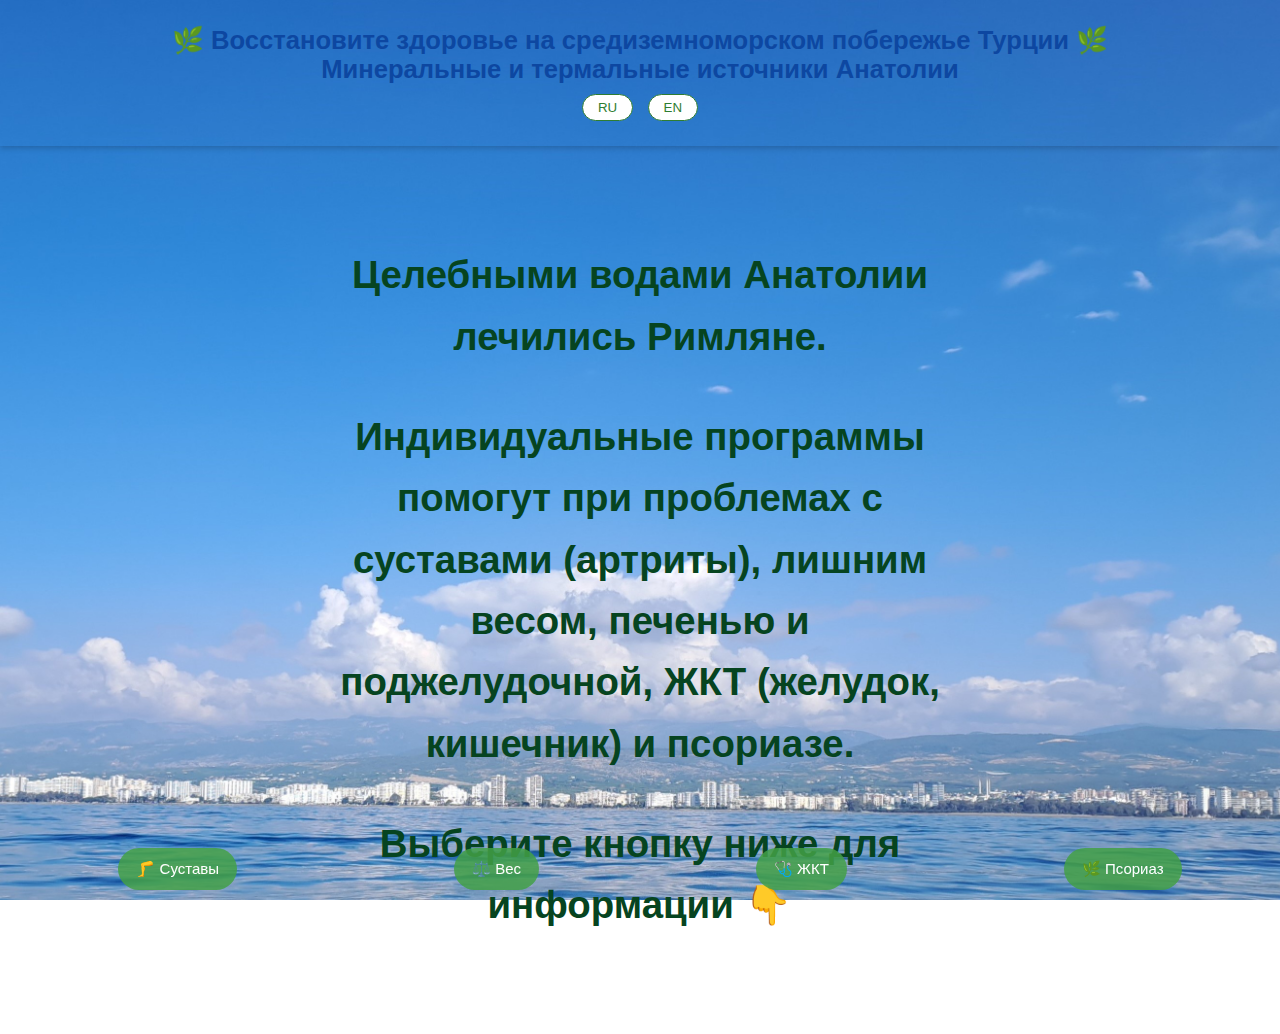
<file: index.html>
<!DOCTYPE html>
<html lang="ru">
<head>
  <meta charset="UTF-8">
  <title>Mersin Healing Bot</title>
  <meta name="viewport" content="width=device-width, initial-scale=1.0">
  <style>
    body {
      font-family: "Segoe UI", Arial, sans-serif;
      margin: 0; padding: 0;
      background-image: url('banio_seaV1.jpg'); /* море город горы небо */
      background-size: cover;       /* растягивает фото на весь экран */
      background-position: center;  /* центрирует */
      background-attachment: fixed; /* фон остаётся при прокрутке */
      color: #fff;                  /* белый текст для контраста */
      text-align: center;
    }

    header {
  /* background убран */
  color: #0d47a1; /* тёмно-синий текст */
  padding: 25px 20px;
  box-shadow: 0 2px 6px rgba(0,0,0,0.2);}
    
    header h1 { margin: 0; font-size: 1.6em; }

    .lang-switch { margin-top: 10px; }
    .lang-btn {
      background: #fff;
      color: #2e7d32;
      border: 1px solid #2e7d32;
      border-radius: 20px;
      padding: 5px 15px;
      margin: 0 5px;
      cursor: pointer;
    }

    .content {
  /* фон убран */
  padding: 20px;
  max-width: 600px;
  margin: 40px auto;
  line-height: 1.6;
  font-weight: bold;        /* жирный текст */
  font-size: 2.4em;         /* увеличенный размер шрифта */
  color: #064420;           /* тёмно-зелёный цвет текста */
}
    .buttons {
  position: fixed;
  bottom: 0;
  width: 100%;
  background: transparent;   /* фон убран */
  padding: 10px;
  border-top: none;          /* убираем серую линию */
  display: flex;
  justify-content: space-around;
  box-shadow: none;          /* убираем тень */
}
.btn {
  background: rgba(67,160,71,0.85); /* зелёный с лёгкой прозрачностью */
  color: white;
  padding: 12px 18px;
  border: none;
  border-radius: 25px;
  text-decoration: none;
  font-size: 15px;
  transition: background 0.3s;
}
    .btn:hover {
  background: rgba(46,125,50,0.95); /* чуть темнее при наведении */
}
    .hidden { display: none; }
  </style>
</head>
<body>
 <header>
  <h1 id="title">🌿 Восстановите здоровье на средиземноморском побережье Турции 🌿 <br>
 Минеральные и термальные источники Анатолии </h1>
  <div class="lang-switch">
    <button class="lang-btn" onclick="setLang('ru')">RU</button>
    <button class="lang-btn" onclick="setLang('en')">EN</button>
  </div>
</header>

<div class="content">
  <div id="ru">
    <p>Целебными водами Анатолии лечились Римляне.</p>
    <p>Индивидуальные программы помогут при проблемах с суставами (артриты), лишним весом, печенью и поджелудочной, ЖКТ (желудок, кишечник) и псориазе.</p>
    <p>Выберите кнопку ниже для информации 👇</p>
  </div>
  <div id="en" class="hidden">
    <p>Mineral waters of Anatolia were used by Romans for healing.</p>
    <p>Our individual programs support recovery for joints (arthritis), weight, liver and pancreas, digestion and psoriasis.</p>
    <p>Select a button below for details 👇</p>
  </div>
</div>

  <div class="buttons">
    <a href="/joints" class="btn" id="btn-joints">🦵 Суставы</a>
    <a href="/weight" class="btn" id="btn-weight">⚖️ Вес</a>
    <a href="/digestion" class="btn" id="btn-digestion">🩺 ЖКТ</a>
    <a href="/psoriasis" class="btn" id="btn-psoriasis">🌿 Псориаз</a>
  </div>

 <script>
  function setLang(lang) {
    if(lang === 'ru') {
      document.getElementById('title').innerHTML = 
        "🌿 Восстановите здоровье на средиземноморском побережье Турции 🌿 <br> Минеральные и термальные источники Анатолии";
      document.getElementById('ru').classList.remove('hidden');
      document.getElementById('en').classList.add('hidden');
      document.getElementById('btn-joints').innerText = "🦵 Суставы";
      document.getElementById('btn-weight').innerText = "⚖️ Вес";
      document.getElementById('btn-digestion').innerText = "🩺 ЖКТ";
      document.getElementById('btn-psoriasis').innerText = "🌿 Псориаз";
    } else {
      document.getElementById('title').innerHTML = 
        "🌿 Recover your health on the Mediterranean coast of Turkey 🌿 <br> with the mineral and thermal springs of Anatolia";
      document.getElementById('en').classList.remove('hidden');
      document.getElementById('ru').classList.add('hidden');
      document.getElementById('btn-joints').innerText = "🦵 Joints";
      document.getElementById('btn-weight').innerText = "⚖️ Weight";
      document.getElementById('btn-digestion').innerText = "🩺 Digestion";
      document.getElementById('btn-psoriasis').innerText = "🌿 Psoriasis";
    }
  }
</script>
</body>
</html>
</file>
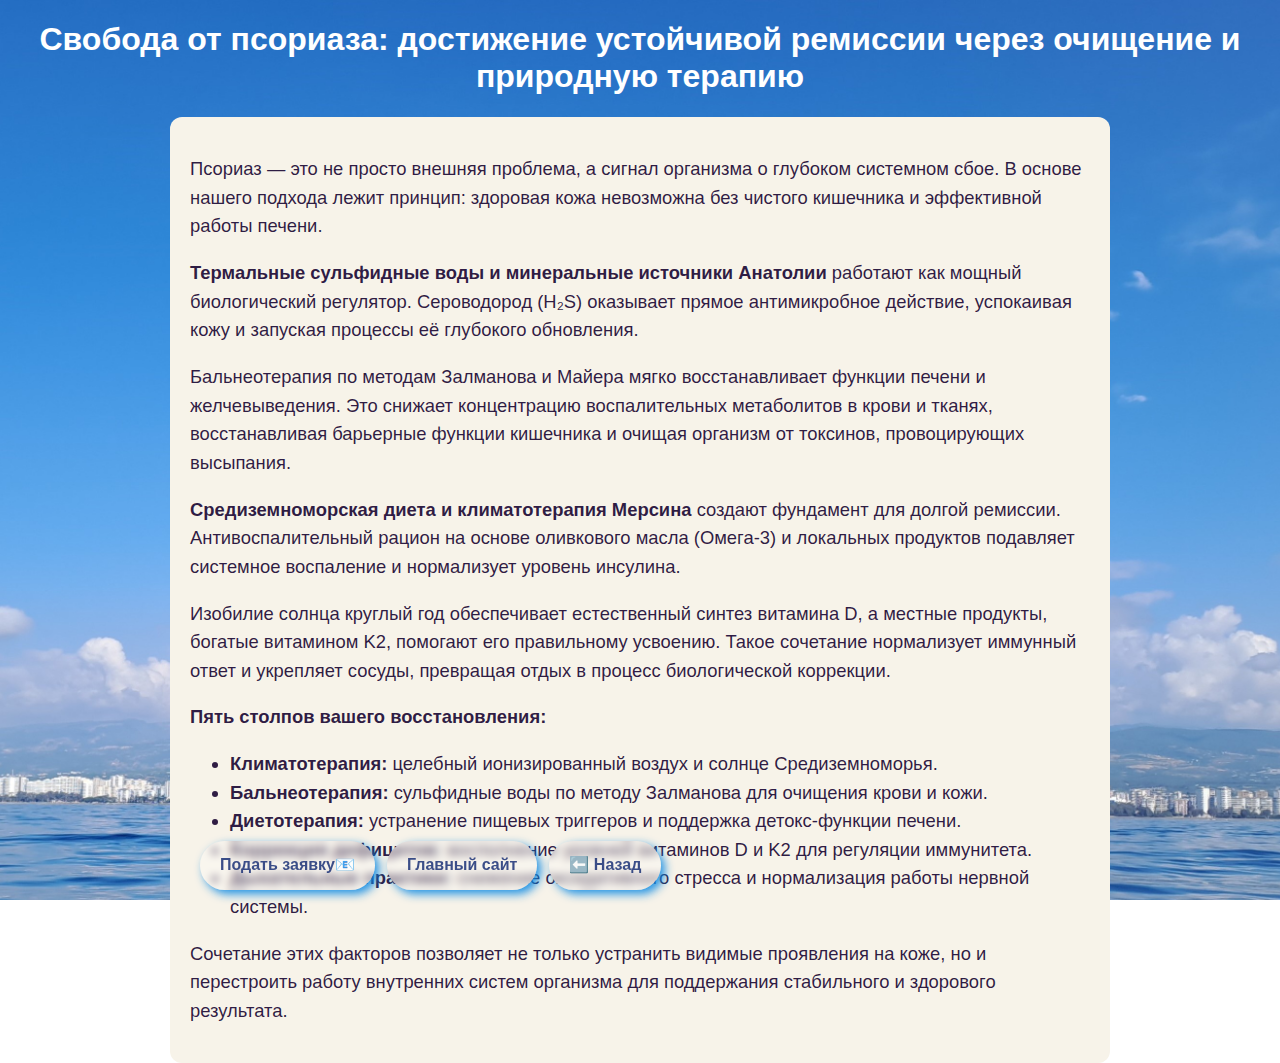
<file: digestion.html>
<!DOCTYPE html>
<html lang="ru">
<head>
  <meta charset="UTF-8" />
  <title>Свобода от псориаза: достижение устойчивой ремиссии </title>
  <meta name="viewport" content="width=device-width, initial-scale=1.0" />

  <!-- Подключаем единый стиль -->
  <link rel="stylesheet" href="style.css">

  <style>
    /* Локальные настройки только для этой страницы */

    .page {
      max-width: 900px;
      margin: 0 auto;
      padding: 20px;
      background: #f7f3e9; /* мягкий цвет топлёного молока */
      border-radius: 12px;
      text-align: left;
      line-height: 1.55;
      font-size: 1.15em;
      color: #1a0733e8;
    }

    .page p {
      margin-bottom: 18px;
      word-wrap: break-word;
      overflow-wrap: break-word;
    }

    /* Кнопки — единый стиль, но выравнивание слева */
    .buttons {
      margin-top: 25px;
      display: flex;
      flex-wrap: wrap;
      gap: 12px;
      justify-content: flex-start;
    }

    @media (max-width: 600px) {
      .page {
        padding: 16px;
        font-size: 1em;
      }
    }
  </style>
</head>

<body>
<body class="no-sea">
<h1>Свобода от псориаза: достижение устойчивой ремиссии через очищение и природную терапию</h1>
<div class="page">
    <p>
        Псориаз — это не просто внешняя проблема, а сигнал организма о глубоком системном сбое. 
        В основе нашего подхода лежит принцип: здоровая кожа невозможна без чистого кишечника и эффективной работы печени.
    </p>

    <p>
        <strong>Термальные сульфидные воды и минеральные источники Анатолии</strong> работают как мощный 
        биологический регулятор. Сероводород (H₂S) оказывает прямое антимикробное действие, успокаивая кожу 
        и запуская процессы её глубокого обновления.
    </p>

    <p>
        Бальнеотерапия по методам Залманова и Майера мягко восстанавливает функции печени и желчевыведения. 
        Это снижает концентрацию воспалительных метаболитов в крови и тканях, восстанавливая барьерные функции 
        кишечника и очищая организм от токсинов, провоцирующих высыпания.
    </p>

    

    <p>
        <strong>Средиземноморская диета и климатотерапия Мерсина</strong> создают фундамент для долгой ремиссии. 
        Антивоспалительный рацион на основе оливкового масла (Омега-3) и локальных продуктов подавляет системное 
        воспаление и нормализует уровень инсулина.
    </p>

    <p>
        Изобилие солнца круглый год обеспечивает естественный синтез витамина D, а местные продукты, богатые витамином K2, 
        помогают его правильному усвоению. Такое сочетание нормализует иммунный ответ и укрепляет сосуды, превращая отдых в 
        процесс биологической коррекции.
    </p>

    <p>
        <strong>Пять столпов вашего восстановления:</strong>
    </p>

    <ul>
        <li><strong>Климатотерапия:</strong> целебный ионизированный воздух и солнце Средиземноморья.</li>
        <li><strong>Бальнеотерапия:</strong> сульфидные воды по методу Залманова для очищения крови и кожи.</li>
        <li><strong>Диетотерапия:</strong> устранение пищевых триггеров и поддержка детокс-функции печени.</li>
        <li><strong>Коррекция дефицитов:</strong> восполнение уровней витаминов D и K2 для регуляции иммунитета.</li>
        <li><strong>Дыхательные практики:</strong> снижение оксидативного стресса и нормализация работы нервной системы.</li>
    </ul>

    <p>
        Сочетание этих факторов позволяет не только устранить видимые проявления на коже, но и перестроить работу внутренних систем организма для поддержания стабильного и здорового результата.
    </p>
  <div class="buttons">
     <a href="https://mersinwellness.com/bot/form.html" class="btn">Подать заявку📧</a>
     <a href="https://mersinwellness.com/" class="btn">Главный сайт</a>
    <a href="main.html" class="btn">⬅️ Назад</a>
  </div>

</div>

</body>
</html>
</file>
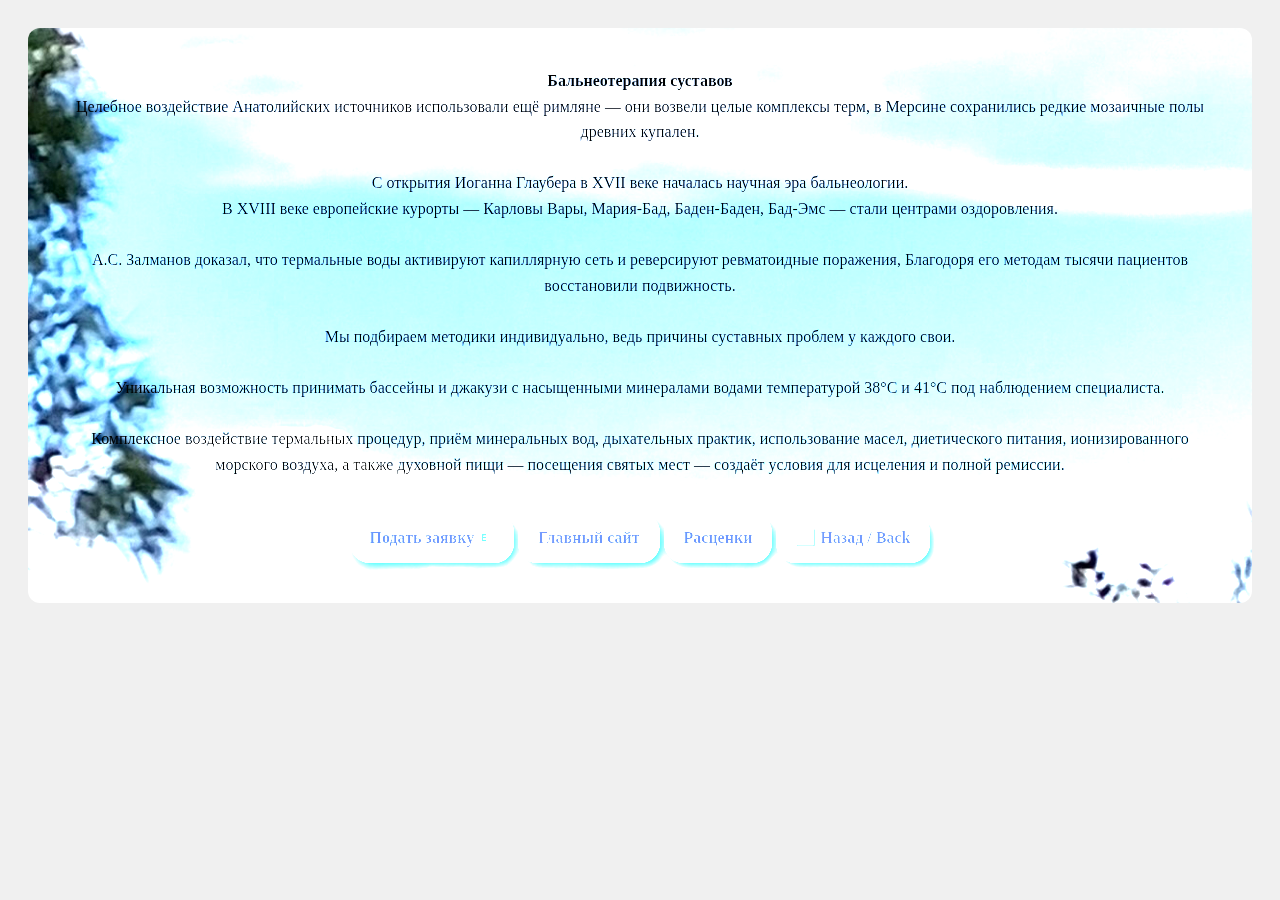
<file: joints.html>
<!DOCTYPE html>
<html lang="ru">
<head>
  <meta charset="UTF-8" />
  <title>Суставы — жизнь без боли</title>
  <meta name="viewport" content="width=device-width, initial-scale=1.0" />
  <style>
    body {
      font-family: "Segoe UI", Arial;
      background: #f0f0f0;
      padding: 20px;
      text-align: center;
    }
    p {
      line-height: 1.6;
      font-size: 2.8vw;
      font-weight: bold;
      color: #001f4d; /* тёмно-синий */
      text-shadow: 1px 1px 3px #fff; /* белая тень */
    }
    ..buttons {
  position:  static;
  margin-top: 20px;
  margin-bottom: 20px;
  padding: 12px;
  display: flex;
  justify-content: center;
  flex-wrap: wrap;
  gap: 12px;
  background: transparent;
}
.btn {
  display: inline-flex;
  justify-content: center;
  align-items: center;
  text-align: center;
  white-space: normal;
  word-wrap: break-word;
  padding: 12px 20px;
  background: rgba(255, 255, 255, 0.25);
  color: #1d3377dc;
  border: none;
  border-radius: 20px; /iso 25
  font-size: 16px;
  font-weight: bold;
  text-decoration: none;
  backdrop-filter: blur(4px);
  box-shadow: 4px 4px 10px #0c89e4e8;
  transition: 0.3s ease;
  max-width: none;
  min-width: auto;
}
.btn:hover {
  background: rgba(255, 255, 255, 0.45);
  box-shadow: 6px 6px 14px #0c89e4e8;
}
    @media (max-width: 768px) {
    p {
      font-size: 14px; /* уменьшено на ~20% */
      }
    }
  </style>
  <script>
    function setLang(lang) {
      if (lang === "ru") {
        document.getElementById("ru").classList.remove("hidden");
        document.getElementById("en").classList.add("hidden");
      } else {
        document.getElementById("en").classList.remove("hidden");
        document.getElementById("ru").classList.add("hidden");
      }
    }
    function getLangFromUrl() {
      const params = new URLSearchParams(window.location.search);
      return params.get("lang") || "ru"; // по умолчанию русский
    }
    window.onload = function () {
      const lang = getLangFromUrl();
      setLang(lang);
    };
  </script>
</head>
<body>
  <div style="
    background-image: url('foneMer.jpg'); /* фон аналогичный digestion.html */
    background-size: cover;
    background-position: center;
    filter: brightness(2.1);
    padding: 40px;
    font-family: Georgia, serif;
    line-height: 1.6;
    border-radius: 12px;
  ">
   <div id="ru">
 
     <strong>Бальнеотерапия суставов</strong><br />
    Целебное воздействие Анатолийских источников использовали ещё римляне — они возвели целые комплексы терм, 
    в Мерсине сохранились редкие мозаичные полы древних купален.<br /><br />
    С открытия Иоганна Глаубера в XVII веке началась научная эра бальнеологии.<br />
    В XVIII веке европейские курорты — Карловы Вары, Мария-Бад, Баден-Баден, Бад-Эмс — стали центрами оздоровления.<br /><br />
    А.С. Залманов доказал, что термальные воды активируют капиллярную сеть и реверсируют ревматоидные поражения, 
    Благодоря его методам тысячи пациентов восстановили подвижность.<br /><br />
    Мы подбираем методики индивидуально, ведь причины суставных проблем у каждого свои.<br /><br />
    Уникальная возможность принимать бассейны и джакузи с насыщенными минералами водами 
    температурой 38°C и 41°C под наблюдением специалиста.<br /><br />
    Комплексное воздействие термальных процедур, приём минеральных вод, дыхательных практик, использование масел, диетического питания,
    ионизированного морского воздуха, а также духовной пищи — посещения святых мест — создаёт условия для исцеления и полной ремиссии.
  </p>
</div>
  
    <a href="https://raspam.github.io/Mersin-Healing/#contacts" class="btn">Подать заявку📧 </a>
    <a href="https://raspam.github.io/Mersin-Healing/" class="btn">Главный сайт</a>
     <a href="https://raspam.github.io/Mersin-Healing/" class="btn">Расценки</a>
    <a href="main.html" class="btn">⬅️ Назад / Back</a>
  </div>
</body>
</html>
</file>
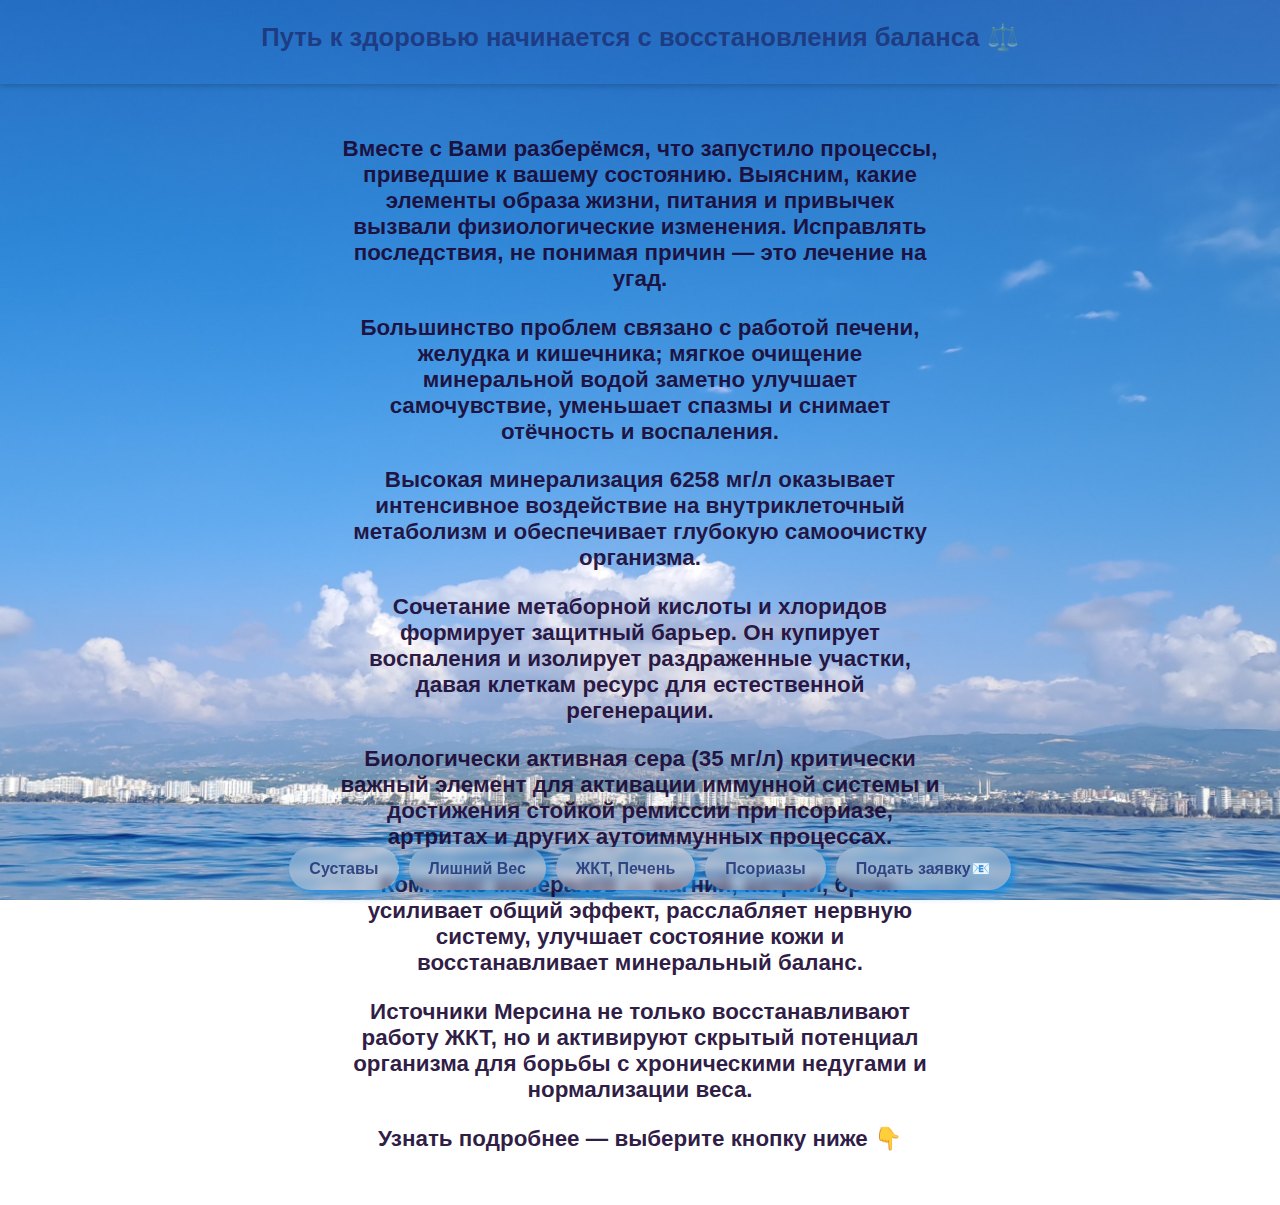
<file: main.html>
<!DOCTYPE html>
<html lang="ru">
  <head>
    <meta charset="UTF-8" />
    <title>Mersin Healing Bot</title>
    <meta name="viewport" content="width=device-width, initial-scale=1.0" />

    <!-- Подключаем внешний CSS -->
    <link rel="stylesheet" href="style.css" />
  </head>

  <body>
     <header>
    <h1> Путь к здоровью начинается с восстановления баланса ⚖️</h1>
  </header>

  <div class="content">
    <p>
  Вместе с Вами разберёмся, что запустило процессы, приведшие к вашему состоянию.
  Выясним, какие элементы образа жизни, питания и привычек вызвали физиологические изменения.
  Исправлять последствия, не понимая причин — это лечение на угад.</p>
  <p>Большинство проблем связано с работой печени, желудка и кишечника; мягкое очищение 
  минеральной водой заметно улучшает самочувствие, уменьшает спазмы и снимает отёчность и воспаления.
</p>
 <p> 
    Высокая минерализация 6258 мг/л оказывает интенсивное воздействие на внутриклеточный метаболизм 
   и обеспечивает глубокую самоочистку организма. </p>
    <p> 
   Сочетание метаборной кислоты и хлоридов формирует защитный барьер. Он купирует воспаления и изолирует раздраженные участки, 
   давая клеткам ресурс для естественной регенерации.</p>
    <p> Биологически активная сера (35 мг/л) критически важный элемент для активации иммунной системы 
    и достижения стойкой ремиссии при псориазе, артритах и других аутоиммунных процессах. </p>
    <p>Комплекс минералов —  магний, натрий, бром: усиливает общий эффект, расслабляет нервную систему,
      улучшает состояние кожи и восстанавливает минеральный баланс.</p> 
       <p>Источники Мерсина не только восстанавливают работу ЖКТ, но и активируют скрытый потенциал организма для борьбы
      с хроническими недугами и нормализации веса.
    </p>
      <p>Узнать подробнее — выберите кнопку ниже 👇</p>
</div>

    <div class="buttons">
      <a href="joints.html" class="btn">Суставы</a>
      <a href="weight.html" class="btn">Лишний Вес</a>
      <a href="digestion.html" class="btn">ЖКТ, Печень</a>
      <a href="psoriasis.html" class="btn">Псориазы</a>
      <a href="https://raspam.github.io/Banio_Mersin/form.html" class="btn">Подать заявку📧</a>
    </div>
  </body>
</html>
</file>
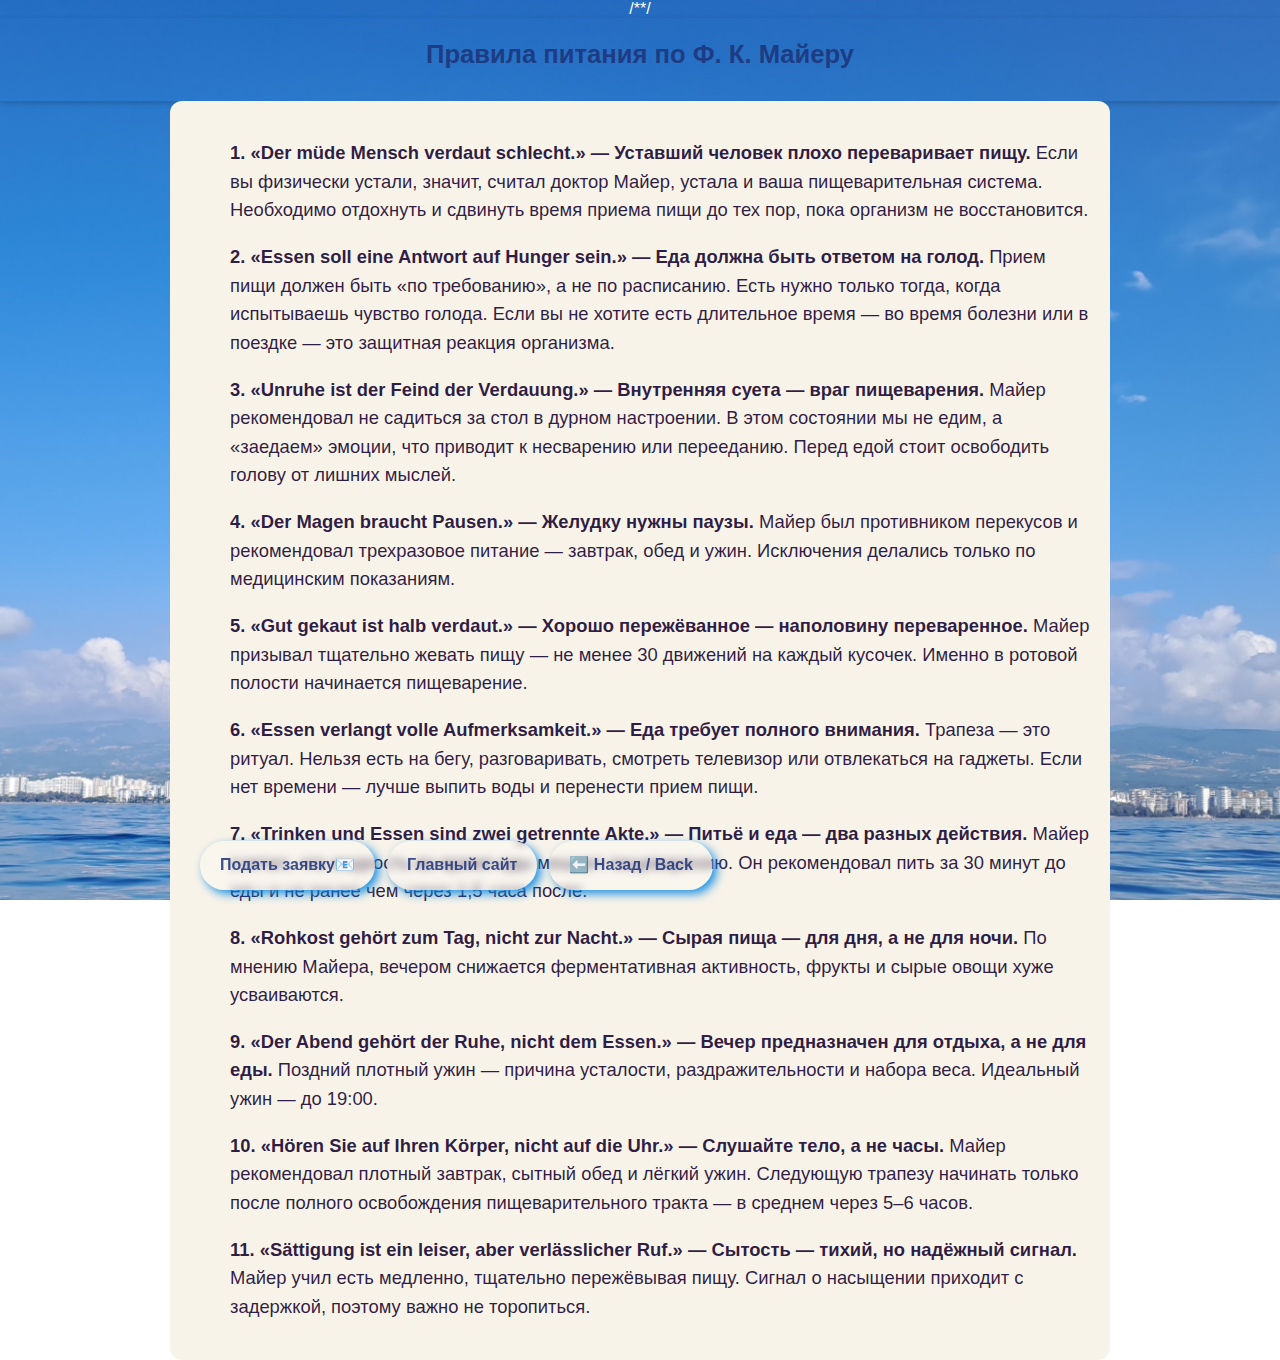
<file: Mayers_rools.html>
<!DOCTYPE html>
<html lang="ru">
<head>
  <meta charset="UTF-8">
  <title>Правила питания по Майеру</title>
  <meta name="viewport" content="width=device-width, initial-scale=1.0">
  /*<meta name="robots" content="noindex, nofollow">*/

  <!-- Единый стиль -->
  <link rel="stylesheet" href="style.css">

  <style>
    /* Локальные настройки только для этой страницы */

    .page {
      max-width: 900px;
      margin: 0 auto;
      padding: 20px;
      background: #f7f3e9;
      border-radius: 12px;
      text-align: left;
      line-height: 1.55;
      font-size: 1.15em;
      color: #1a0733e8;
    }

    .page p {
      margin-bottom: 18px;
      word-wrap: break-word;
      overflow-wrap: break-word;
    }

    .buttons {
      margin-top: 25px;
      display: flex;
      flex-wrap: wrap;
      gap: 12px;
      justify-content: flex-start;
    }

    @media (max-width: 600px) {
      .page {
        padding: 16px;
        font-size: 1em;
      }
    }
  </style>
</head>

<body class="no-sea">

<header>
    <h1>Правила питания по Ф. К. Майеру</h1>
</header>

<main>
    <section class="page">
        <ul>

            <p>
                <strong>1. «Der müde Mensch verdaut schlecht.» — Уставший человек плохо переваривает пищу.</strong>
                Если вы физически устали, значит, считал доктор Майер, устала и ваша пищеварительная система.
                Необходимо отдохнуть и сдвинуть время приема пищи до тех пор, пока организм не восстановится.
            </p>

            <p>
                <strong>2. «Essen soll eine Antwort auf Hunger sein.» — Еда должна быть ответом на голод.</strong>
                Прием пищи должен быть «по требованию», а не по расписанию. Есть нужно только тогда, когда
                испытываешь чувство голода. Если вы не хотите есть длительное время — во время болезни или в поездке —
                это защитная реакция организма.
            </p>

            <p>
                <strong>3. «Unruhe ist der Feind der Verdauung.» — Внутренняя суета — враг пищеварения.</strong>
                Майер рекомендовал не садиться за стол в дурном настроении. В этом состоянии мы не едим, а «заедаем»
                эмоции, что приводит к несварению или перееданию. Перед едой стоит освободить голову от лишних мыслей.
            </p>

            <p>
                <strong>4. «Der Magen braucht Pausen.» — Желудку нужны паузы.</strong>
                Майер был противником перекусов и рекомендовал трехразовое питание — завтрак, обед и ужин.
                Исключения делались только по медицинским показаниям.
            </p>

            <p>
                <strong>5. «Gut gekaut ist halb verdaut.» — Хорошо пережёванное — наполовину переваренное.</strong>
                Майер призывал тщательно жевать пищу — не менее 30 движений на каждый кусочек. Именно в ротовой
                полости начинается пищеварение.
            </p>

            <p>
                <strong>6. «Essen verlangt volle Aufmerksamkeit.» — Еда требует полного внимания.</strong>
                Трапеза — это ритуал. Нельзя есть на бегу, разговаривать, смотреть телевизор или отвлекаться на гаджеты.
                Если нет времени — лучше выпить воды и перенести прием пищи.
            </p>

            <p>
                <strong>7. «Trinken und Essen sind zwei getrennte Akte.» — Питьё и еда — два разных действия.</strong>
                Майер считал, что жидкость во время еды мешает пищеварению. Он рекомендовал пить за 30 минут до еды
                и не ранее чем через 1,5 часа после.
            </p>

            <p>
                <strong>8. «Rohkost gehört zum Tag, nicht zur Nacht.» — Сырая пища — для дня, а не для ночи.</strong>
                По мнению Майера, вечером снижается ферментативная активность, фрукты и сырые овощи  хуже усваиваются.
            </p>

            <p>
                <strong>9. «Der Abend gehört der Ruhe, nicht dem Essen.» — Вечер предназначен для отдыха, а не для еды.</strong>
                Поздний плотный ужин — причина усталости, раздражительности и набора веса. Идеальный ужин — до 19:00.
            </p>

            <p>
                <strong>10. «Hören Sie auf Ihren Körper, nicht auf die Uhr.» — Слушайте тело, а не часы.</strong>
                Майер рекомендовал плотный завтрак, сытный обед и лёгкий ужин. Следующую трапезу начинать только после
                полного освобождения пищеварительного тракта — в среднем через 5–6 часов.
            </p>

            <p>
                <strong>11. «Sättigung ist ein leiser, aber verlässlicher Ruf.» — Сытость — тихий, но надёжный сигнал.</strong>
                Майер учил есть медленно, тщательно пережёвывая пищу. Сигнал о насыщении приходит с задержкой, поэтому
                важно не торопиться.
            </p>

        </ul>
   
    <div class="buttons">
      <a href="https://mersinwellness.com/bot/form.html" class="btn">Подать заявку📧</a>
      <a href="https://mersinwellness.com/" class="btn">Главный сайт</a>
      <a href="main.html" class="btn">⬅️ Назад / Back</a>
    </div>
  </section>
</main>

</body>
</html>
</file>
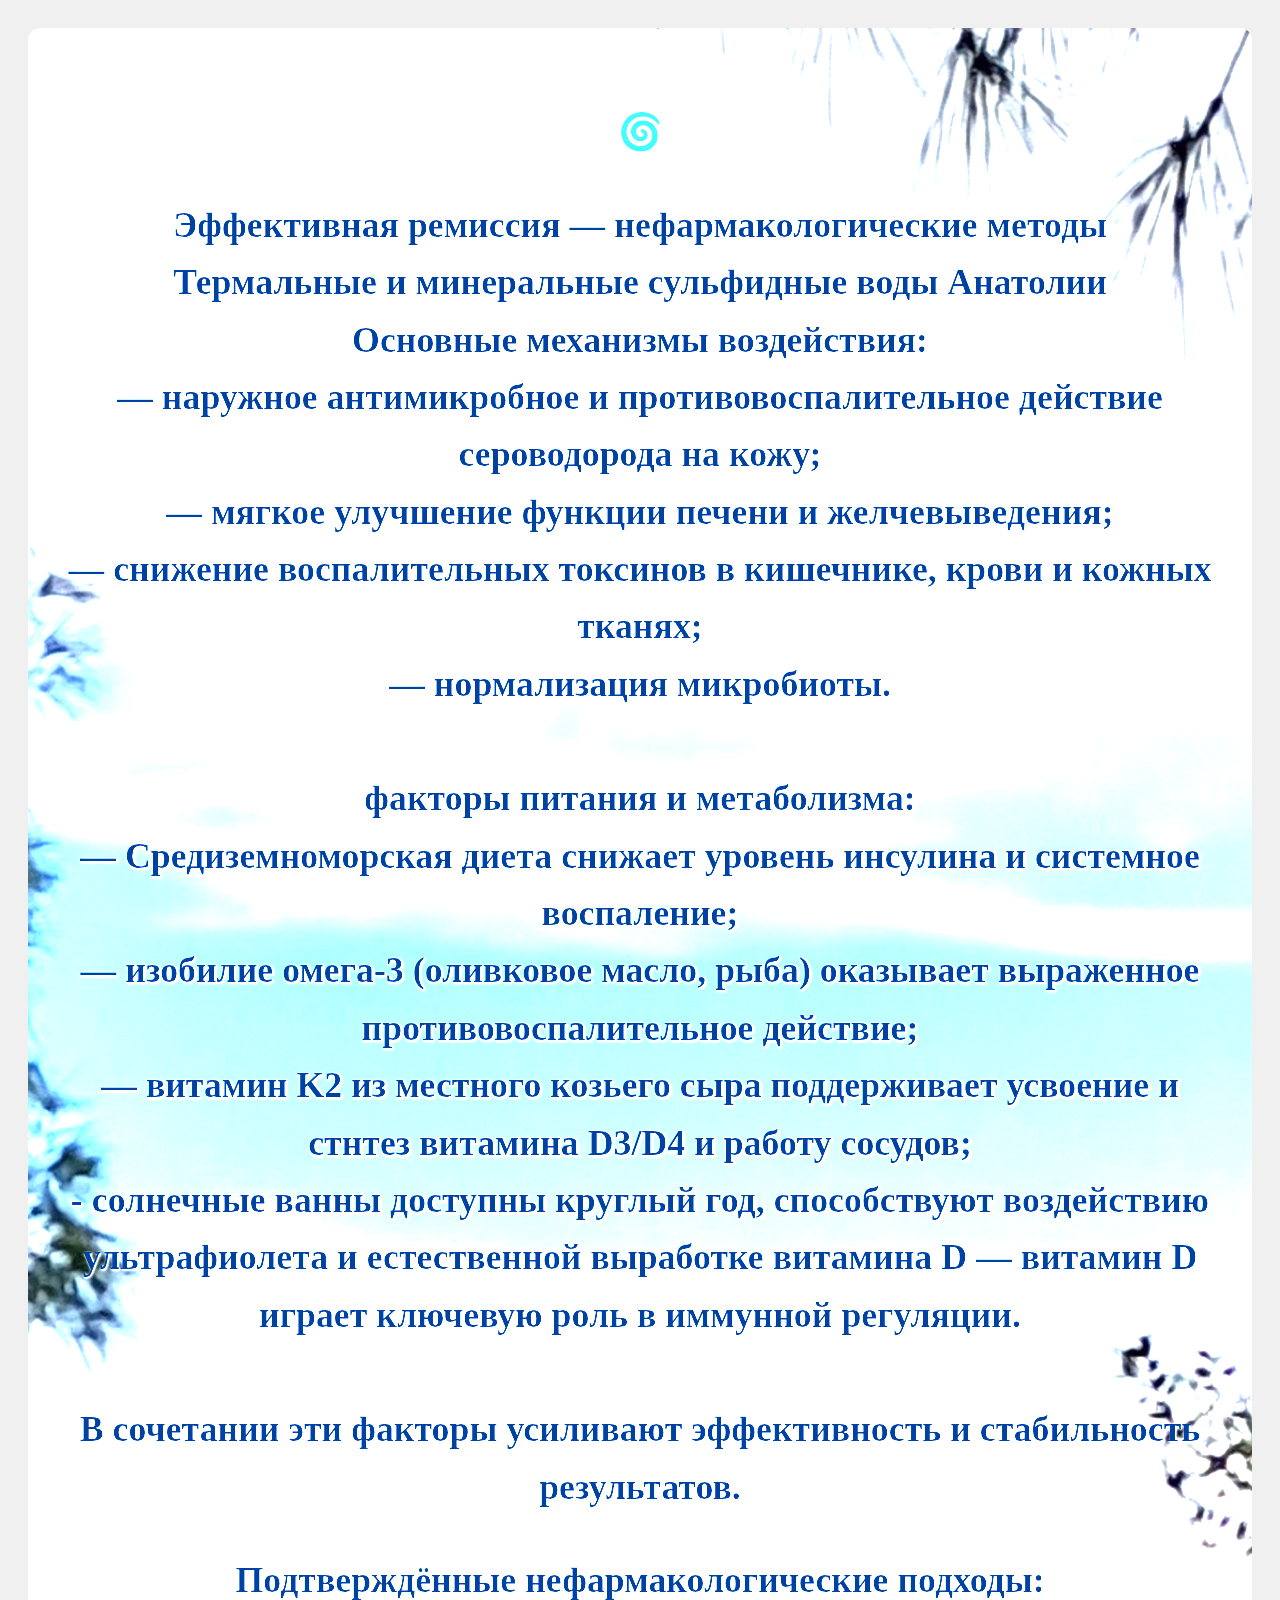
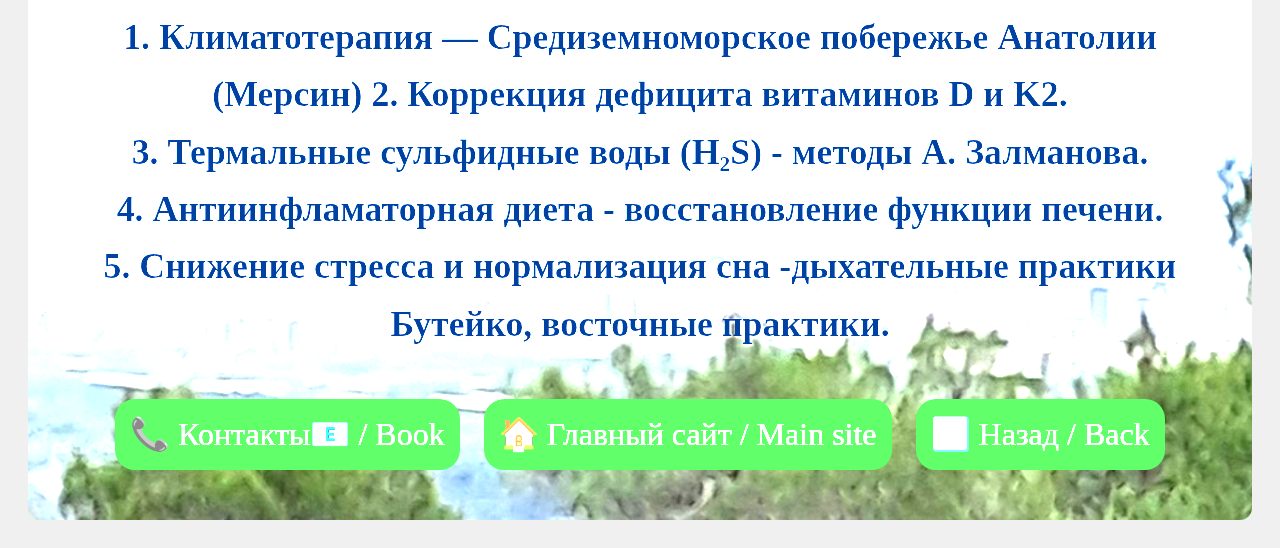
<file: psoriasis.html>
<!DOCTYPE html>
<html lang="ru">
  <head>
    <meta charset="UTF-8" />
    <title>Псориаз — путь к ремиссии</title>
    <meta name="viewport" content="width=device-width, initial-scale=1.0" />
    <style>
      body {
        font-family: "Segoe UI", Arial;
        background: #f0f0f0;
        padding: 20px;
        text-align: center;
      }
      p {
        line-height: 1.6;
        font-size: 2.8vw;
        font-weight: bold;
        color: #001f4d; /* тёмно-синий */
        text-shadow: 1px 1px 3px #fff; /* белая тень */
      }
      .btn {
        display: inline-block;
        margin: 10px;
        padding: 10px 15px;
        background: #2e7d32;
        color: #fff;
        border-radius: 20px;
        text-decoration: none;
        font-size: 2.5vw;
      }
      .btn:hover {
        background: #1b5e20;
      }
      .hidden {
        display: none;
      }
    </style>
    <script>
      function setLang(lang) {
        if (lang === "ru") {
          document.getElementById("ru").classList.remove("hidden");
          document.getElementById("en").classList.add("hidden");
        } else {
          document.getElementById("en").classList.remove("hidden");
          document.getElementById("ru").classList.add("hidden");
        }
      }
      function getLangFromUrl() {
        const params = new URLSearchParams(window.location.search);
        return params.get("lang") || "ru"; // по умолчанию русский
      }
      window.onload = function () {
        const lang = getLangFromUrl();
        setLang(lang);
      };
    </script>
  </head>
  <body>
    <div
      style="
        background-image: url('foneMer.jpg'); /* фон заменён */
        background-size: cover;
        background-position: center;
        filter: brightness(2.1);
        padding: 40px;
        font-family: Georgia, serif;
        line-height: 1.6;
        border-radius: 12px;
      "
    >
      <!-- Русский текст -->
      <div id="ru">
        <p>
          🌀 <p>
  <p>
  <strong>Эффективная ремиссия — нефармакологические методы</strong><br />
  <strong>Термальные и минеральные сульфидные воды Анатолии</strong><br />
   Основные механизмы воздействия:<br />
  — наружное антимикробное и противовоспалительное действие сероводорода на кожу;<br />
  — мягкое улучшение функции печени и желчевыведения;<br />
  — снижение воспалительных токсинов в кишечнике, крови и кожных тканях;<br />
  — нормализация микробиоты.<br /><br />

  <strong>факторы питания и метаболизма:</strong><br />
  — Средиземноморская диета снижает уровень инсулина и системное воспаление;<br />
  — изобилие омега‑3 (оливковое масло, рыба) оказывает выраженное противовоспалительное действие;<br />
  — витамин K2 из местного козьего сыра поддерживает усвоение и стнтез витамина D3/D4 и работу сосудов;<br />
  - солнечные ванны доступны круглый год, способствуют воздействию ультрафиолета и естественной выработке витамина D
  — витамин D играет ключевую роль в иммунной регуляции.<br /><br />
  В сочетании эти факторы усиливают эффективность и стабильность результатов.
</p>

<p>
  <strong>Подтверждённые нефармакологические подходы:</strong><br />
  1. Климатотерапия — Средиземноморское побережье Анатолии (Мерсин)
  2. Коррекция дефицита витаминов D и K2.<br />
        3. Термальные сульфидные воды (H₂S) - методы А. Залманова.<br />
  4. Антиинфламаторная диета - восстановление функции печени.<br />
  5. Снижение стресса и нормализация сна -дыхательные практики Бутейко, восточные практики.
</p>
 </div>
    <!-- Кнопки -->
    <a href="https://mersinhealing.com/booking" class="btn">📞 Контакты📧 / Book</a>
    <a href="https://raspam.github.io/Mersin-Healing/" class="btn">🏠 Главный сайт / Main site</a>
    <a href="index.html" class="btn">⬅️ Назад / Back</a> 
  
    </div>
  </body>
</html>
</file>
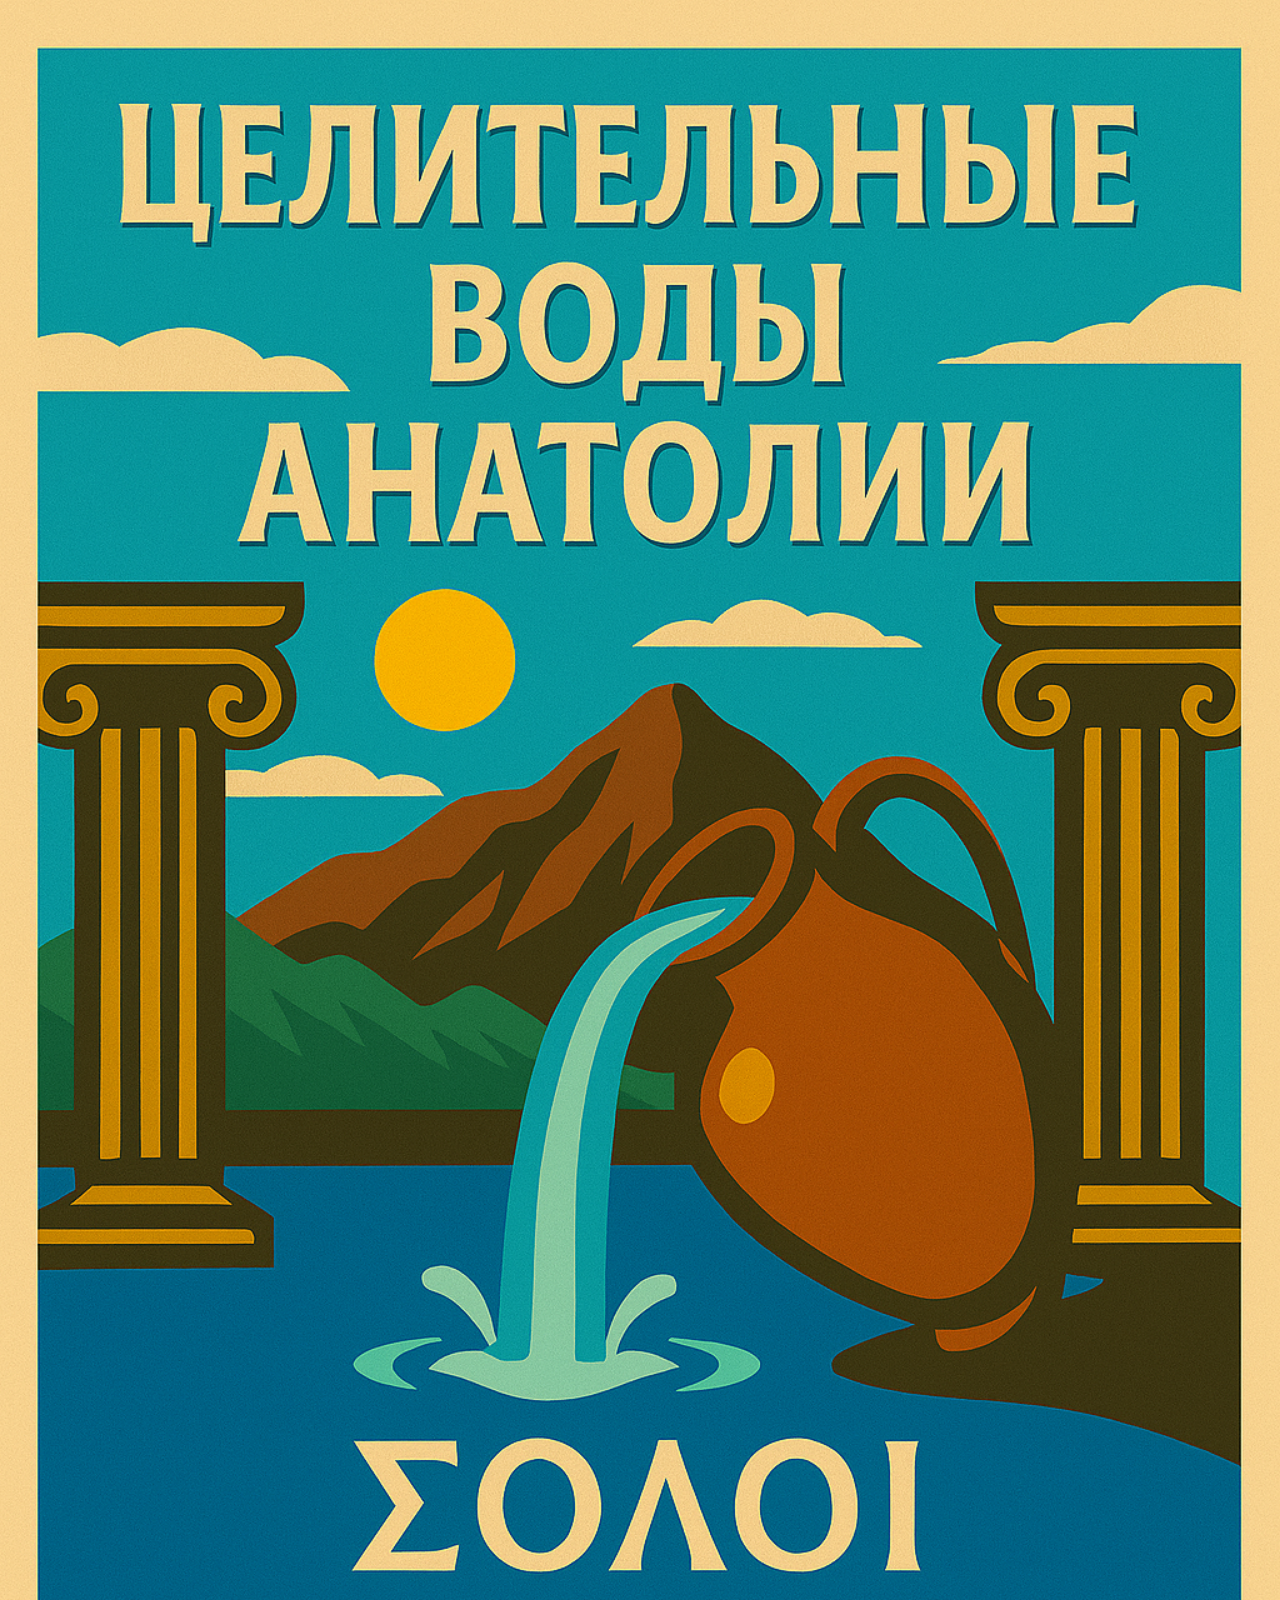
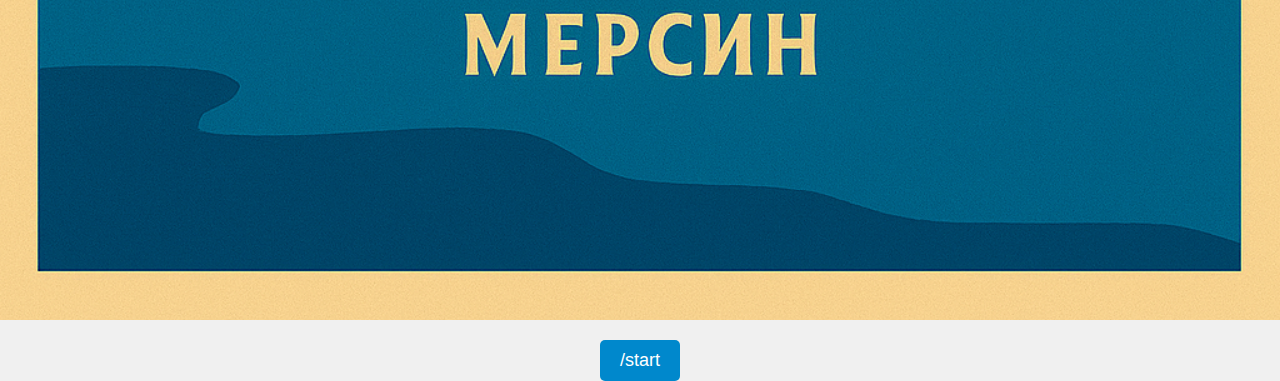
<file: start.html>
<!DOCTYPE html>
<html lang="ru">
<head>
  <meta charset="UTF-8">
  <title>Целительные воды Анатолии</title>
  <style>
    body {
      margin:0;
      background:#f0f0f0;
      text-align:center;
      font-family: sans-serif;
    }
    img {
      width:100%;
      height:auto;
      display:block;
      margin:0 auto;
    }
    .btn {
      margin-top:20px;
      padding:10px 20px;
      background:#0088cc;
      color:#fff;
      border:none;
      border-radius:5px;
      font-size:18px;
      cursor:pointer;
    }
  </style>
</head>
<body>
  <!-- твой рисунок -->
  <img src="MinAppStart ф.png" alt="Целительные воды Анатолии">

  <!-- кнопка /start -->
  <button class="btn">/start</button>
</body>
</html>
</file>
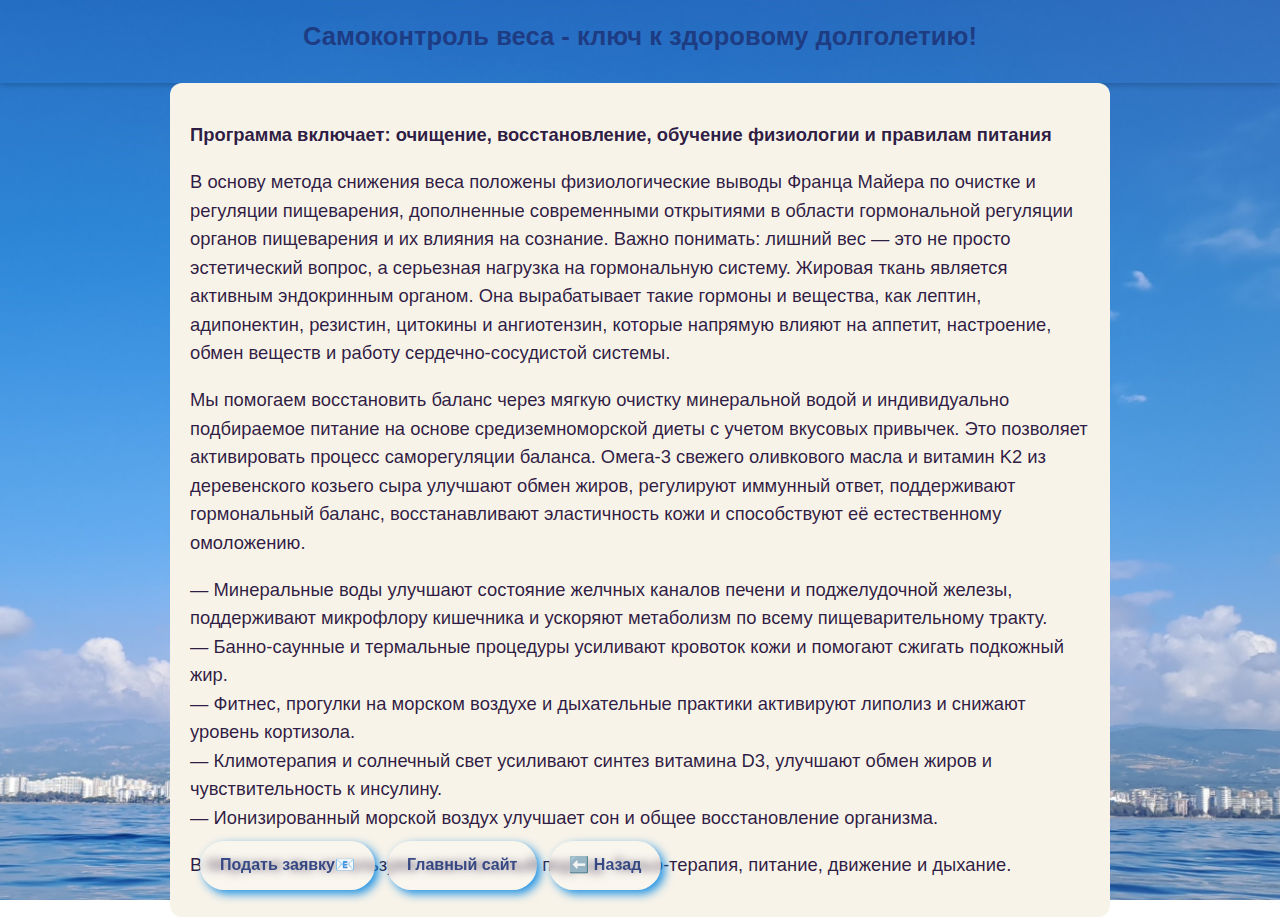
<file: weight.html>
<!DOCTYPE html>
<html lang="ru">
<head>
  <meta charset="UTF-8" />
  <title>Снижение веса - путь к здоровью!</title>
  <meta name="viewport" content="width=device-width, initial-scale=1.0" />

  <!-- Подключаем единый стиль -->
  <link rel="stylesheet" href="style.css">

  <style>
    /* Локальные настройки только для этой страницы */

    .page {
      max-width: 900px;
      margin: 0 auto;
      padding: 20px;
      background: #f7f3e9; /* мягкий цвет топлёного молока */
      border-radius: 12px;
      text-align: left;
      line-height: 1.55;
      font-size: 1.15em;
      color: #1a0733e8;
    }

    .page p {
      margin-bottom: 18px;
      word-wrap: break-word;
      overflow-wrap: break-word;
    }

    /* Кнопки — единый стиль, но выравнивание слева */
    .buttons {
      margin-top: 25px;
      display: flex;
      flex-wrap: wrap;
      gap: 12px;
      justify-content: flex-start;
    }

    @media (max-width: 600px) {
      .page {
        padding: 16px;
        font-size: 1em;
      }
    }
  </style>
</head>

<body>
<body class="no-sea">
<header>
  <h1>Самоконтроль веса - ключ к здоровому долголетию!</h1>
</header>

<div class="page">

  <p><strong>Программа включает: очищение, восстановление, обучение физиологии и правилам питания</strong></p>

  <p>
    В основу метода снижения веса положены физиологические выводы Франца Майера по очистке и регуляции пищеварения, 
    дополненные современными открытиями в области гормональной регуляции органов пищеварения и их влияния на сознание. 
    Важно понимать: лишний вес — это не просто эстетический вопрос, а серьезная нагрузка на гормональную систему. 
    Жировая ткань является активным эндокринным органом. Она вырабатывает такие гормоны и вещества, как лептин, 
    адипонектин, резистин, цитокины и ангиотензин, которые напрямую влияют на аппетит, настроение, обмен веществ 
    и работу сердечно-сосудистой системы.</p>
  <p>
    Мы помогаем восстановить баланс через мягкую очистку минеральной водой и индивидуально подбираемое питание на основе 
    средиземноморской диеты с учетом вкусовых привычек. Это позволяет активировать процесс саморегуляции баланса. 
    Омега‑3 свежего оливкового масла и витамин K2 из деревенского козьего сыра улучшают 
    обмен жиров, регулируют иммунный ответ, поддерживают гормональный баланс, восстанавливают эластичность кожи и 
    способствуют её естественному омоложению.
  </p>

  <p>
    — Минеральные воды улучшают состояние желчных каналов печени и поджелудочной железы, поддерживают микрофлору кишечника 
      и ускоряют метаболизм по всему пищеварительному тракту.<br>
    — Банно‑саунные и термальные процедуры усиливают кровоток кожи и помогают сжигать подкожный жир.<br>
    — Фитнес, прогулки на морском воздухе и дыхательные практики активируют липолиз и снижают уровень кортизола.<br>
    — Климотерапия и солнечный свет усиливают синтез витамина D3, улучшают обмен жиров и чувствительность к инсулину.<br>
    — Ионизированный морской воздух улучшает сон и общее восстановление организма.
  </p>

  <p>
    В Мерсине мы используем комплексный подход: баньо‑терапия, питание, движение и дыхание.
  </p>

  <div class="buttons">
    <a href="https://raspam.github.io/Banio_Mersin/form.html" class="btn">Подать заявку📧</a>
    <a href="https://raspam.github.io/Mersin-Healing/" class="btn">Главный сайт</a>
    <a href="main.html" class="btn">⬅️ Назад</a>
  </div>

</div>

</body>
</html>
</file>
<file: style.css>
/* === ОБЩИЕ НАСТРОЙКИ === */
body {
  font-family: "Segoe UI", Arial, sans-serif;
  margin: 0;
  padding: 0;
  background-image: url("banio_seaV1.jpg");
  background-size: cover;
  background-position: center;
  background-attachment: fixed;
  color: #fff;
  text-align: center;
}
/* === ШАПКА === */
header {
  color: #1d3377dc;
  padding: 22px 18px;
  box-shadow: 0 2px 6px rgba(0, 0, 0, 0.2);
}
header h1 {
  margin: 0;
   margin-bottom: 10px;
  font-size: 1.6em;
}

/* === ОСНОВНОЙ ТЕКСТ === */
.content {
  padding: 20px;
  max-width: 600px;
  margin: 10px auto; / вместо 40
  line-height: 1.4;
  font-weight: bold;
  font-size: 1.4em;
  color: #1a0733e8;
  text-align: center;
}
/* === КНОПКИ === */
.buttons {
  position: fixed;
  bottom: 0;
  width: 100%;
  padding: 12px;
  display: flex;
  justify-content: center;
  flex-wrap: wrap;
  gap: 12px;
  background: transparent;
}
.btn {
  display: inline-flex;
  justify-content: center;
  align-items: center;
  text-align: center;
  white-space: normal;
  word-wrap: break-word;
  padding: 12px 20px;
  background: rgba(255, 255, 255, 0.25);
  color: #1d3377dc;
  border: none;
  border-radius: 25px;
  font-size: 16px;
  font-weight: bold;
  text-decoration: none;
  backdrop-filter: blur(4px);
  box-shadow: 4px 4px 10px #0c89e4e8;
  transition: 0.3s ease;
  max-width: none;
  min-width: auto;
}
.btn:hover {
  background: rgba(255, 255, 255, 0.45);
  box-shadow: 6px 6px 14px #0c89e4e8;
}
/* === МОБИЛЬНАЯ АДАПТАЦИЯ === */
@media (max-width: 600px) {

 header h1 {
    font-size: 1.1em;      /* было 1.6em → уменьшено на ~30% */
    line-height: 1.25;
  }

  .content {
    font-size: 1.0em;      /* было 1.4em → уменьшено на ~30% */
    line-height: 1.35;
    padding: 12px;
    margin: 25px auto;
  }

  .hero-content {
    font-size: 1.0em;      /* было 1.4em → уменьшено на ~30% */
    line-height: 1.35;
    padding: 12px;
  }

  .btn {
    font-size: 12px;       /* было 16px → уменьшено на 25–30% */
    padding: 8px 12px;
    border-radius: 16px;
  }

  .buttons {
    padding: 8px;
    gap: 8px;
  }
}


  .buttons {
    padding: 10px;
    gap: 10px;
  }
}
</file>
